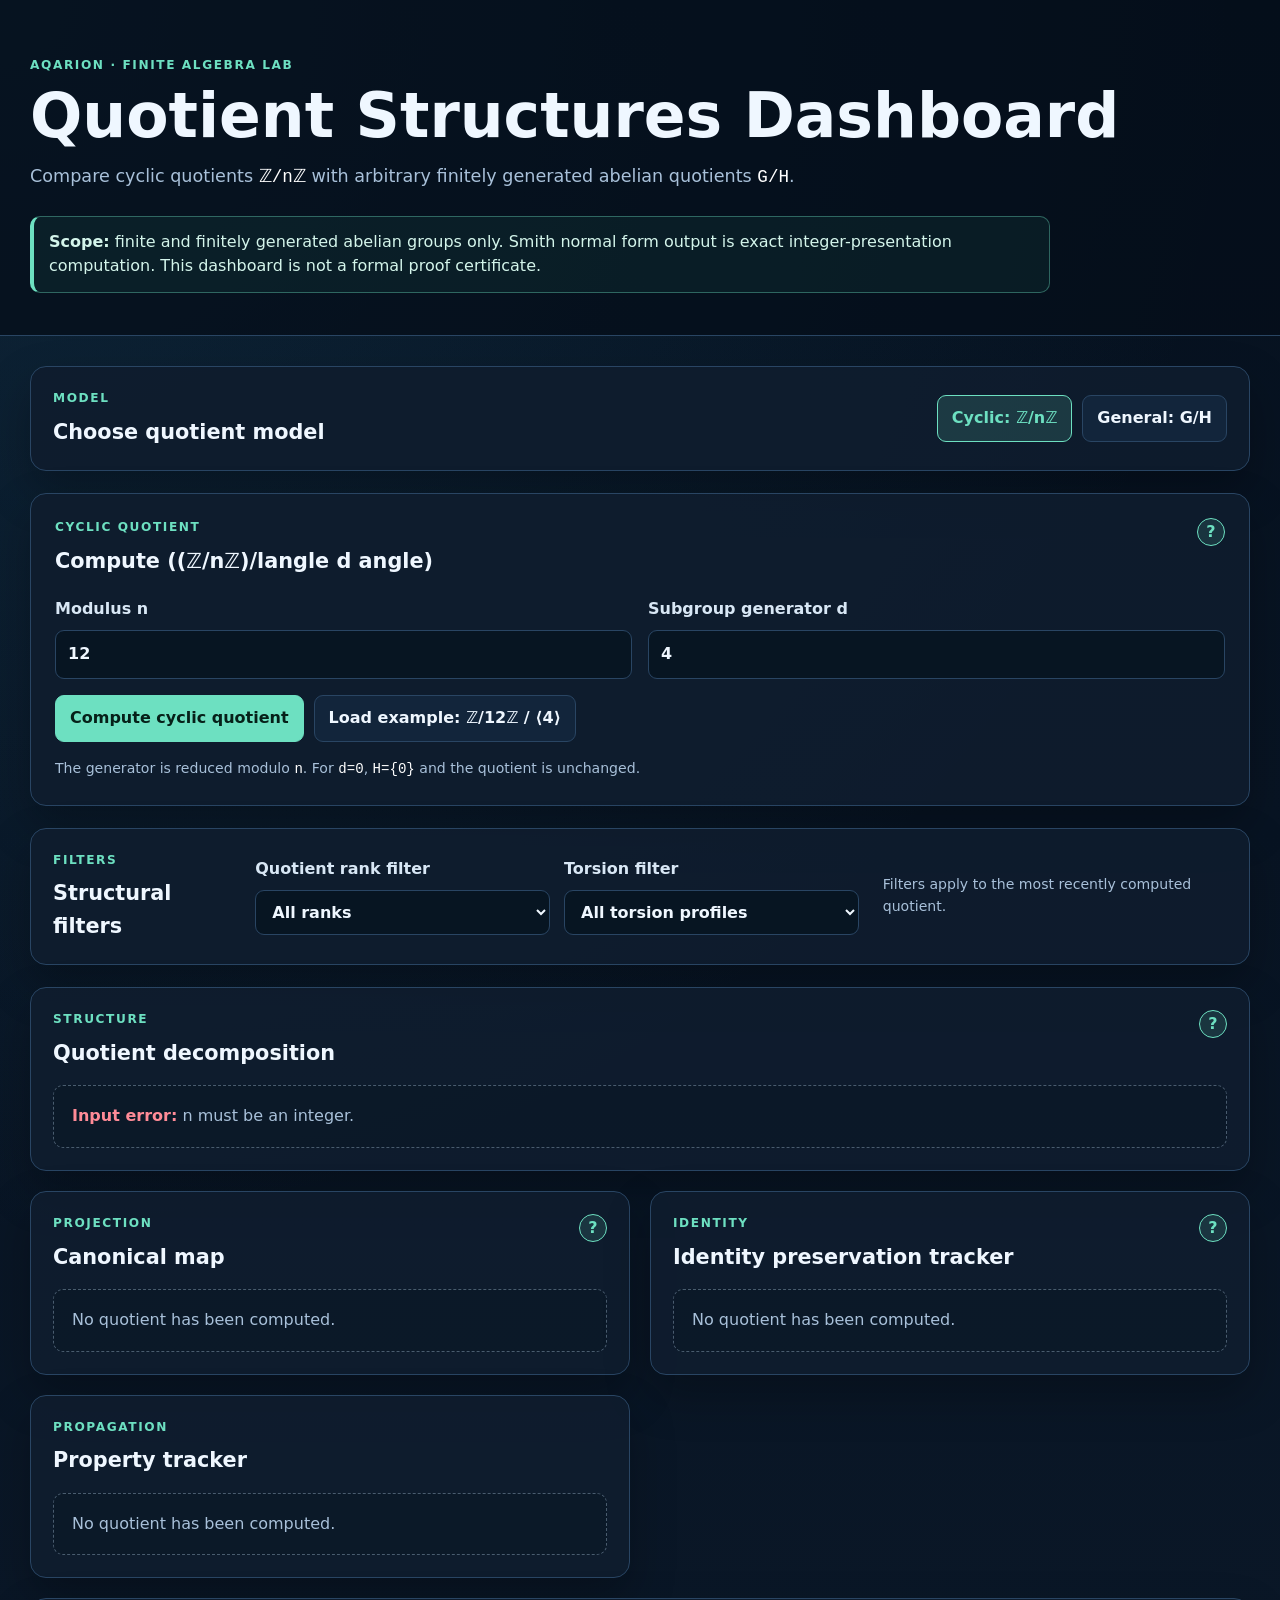
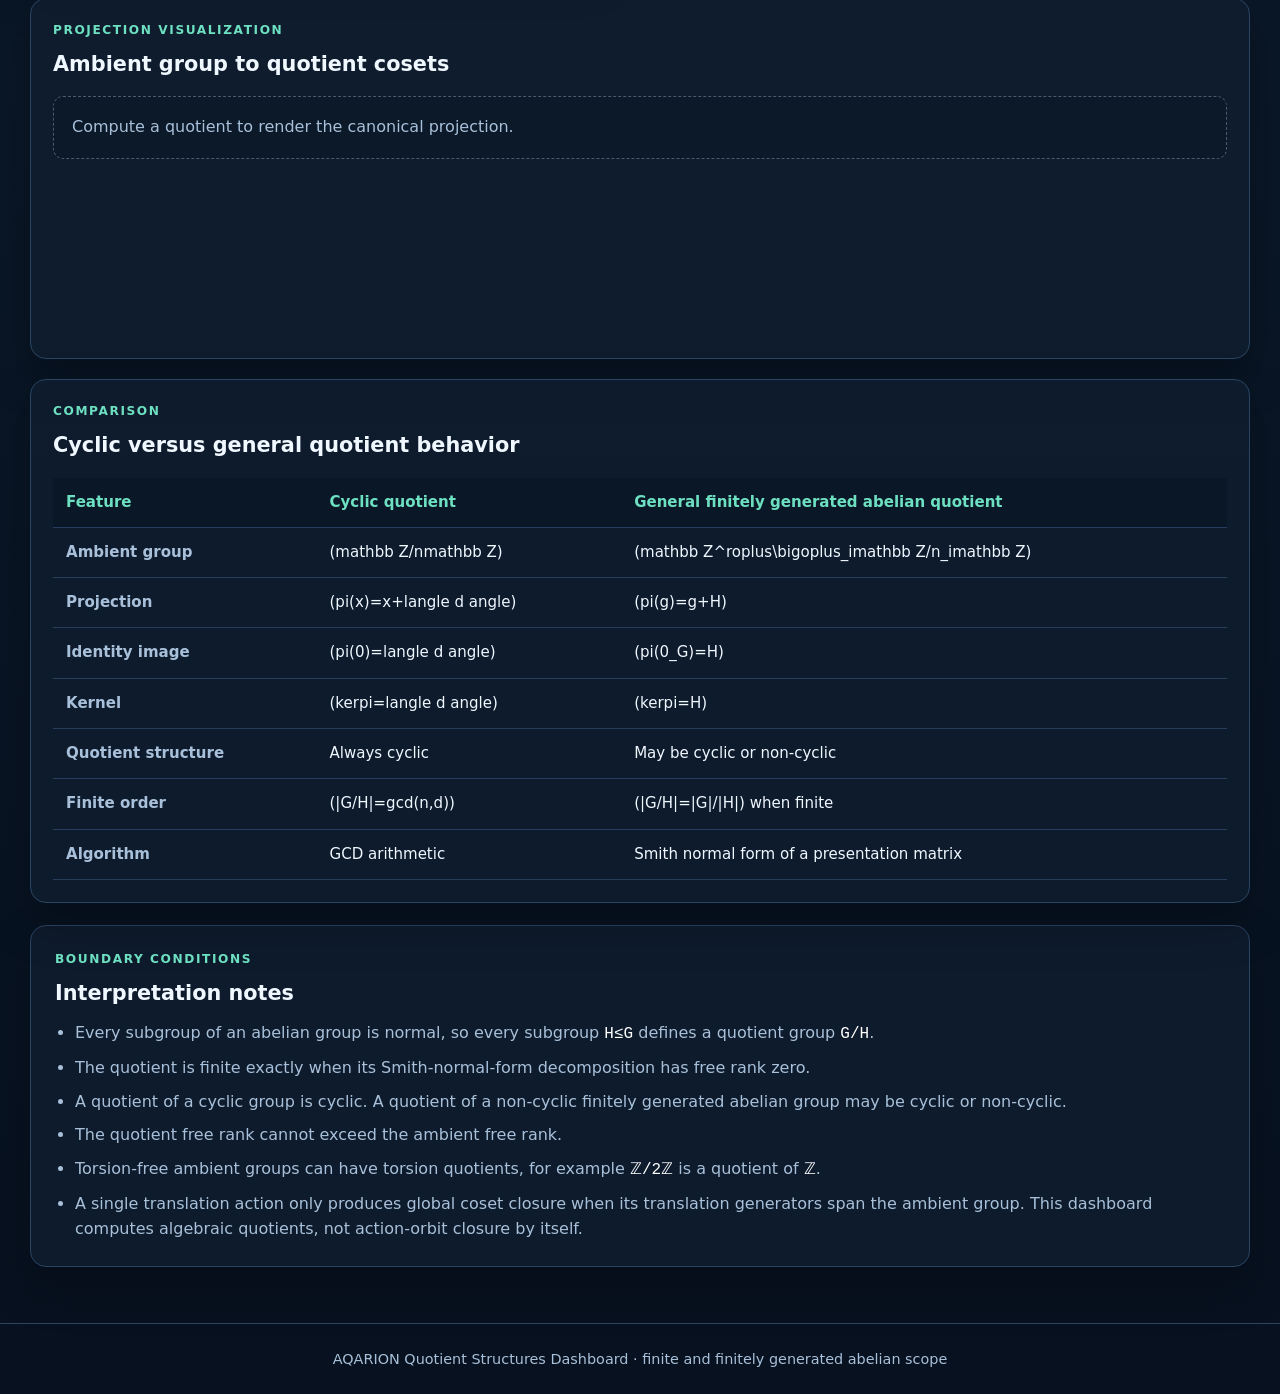
<file: DASHBOARDS/quotient-dashboard/index.html>
<!doctype html>
<html lang="en">
<head>
  <meta charset="utf-8">
  <meta
    name="viewport"
    content="width=device-width, initial-scale=1"
  >
  <meta
    name="description"
    content="AQARION interactive quotient structures dashboard for cyclic and finitely generated abelian groups."
  >
  <title>AQARION Quotient Structures Dashboard</title>
  <link rel="stylesheet" href="./styles.css">
</head>

<body>
  <header class="site-header">
    <div class="header-content">
      <p class="eyebrow">AQARION · FINITE ALGEBRA LAB</p>
      <h1>Quotient Structures Dashboard</h1>
      <p class="lead">
        Compare cyclic quotients
        <span class="math">ℤ/nℤ</span>
        with arbitrary finitely generated abelian quotients
        <span class="math">G/H</span>.
      </p>

      <div class="governance-banner">
        <strong>Scope:</strong>
        finite and finitely generated abelian groups only.
        Smith normal form output is exact integer-presentation computation.
        This dashboard is not a formal proof certificate.
      </div>
    </div>
  </header>

  <main class="dashboard-shell">
    <section class="mode-panel" aria-labelledby="mode-heading">
      <div>
        <p class="section-kicker">MODEL</p>
        <h2 id="mode-heading">Choose quotient model</h2>
      </div>

      <div class="mode-buttons" role="tablist" aria-label="Group model">
        <button
          id="cyclicModeButton"
          class="mode-button active"
          type="button"
          role="tab"
          aria-selected="true"
        >
          Cyclic: ℤ/nℤ
        </button>

        <button
          id="generalModeButton"
          class="mode-button"
          type="button"
          role="tab"
          aria-selected="false"
        >
          General: G/H
        </button>
      </div>
    </section>

    <section
      id="cyclicPanel"
      class="input-panel"
      aria-labelledby="cyclic-heading"
    >
      <div class="panel-heading">
        <div>
          <p class="section-kicker">CYCLIC QUOTIENT</p>
          <h2 id="cyclic-heading">Compute ((ℤ/nℤ)/langle d
angle)</h2>
        </div>

        <button
          class="tooltip-button"
          type="button"
          aria-label="Explain cyclic quotient behavior"
          data-tooltip="
In a cyclic group every subgroup is cyclic. If H = ⟨d⟩ inside ℤ/nℤ,
then the quotient is cyclic:

(ℤ/nℤ)/⟨d⟩ ≅ ℤ/gcd(n,d)ℤ.

The number of cosets is gcd(n,d).
"
        >
          ?
        </button>
      </div>

      <div class="form-grid two-columns">
        <label>
          Modulus n
          <input
            id="cyclicN"
            type="number"
            min="1"
            step="1"
            value="12"
          >
        </label>

        <label>
          Subgroup generator d
          <input
            id="cyclicD"
            type="number"
            min="0"
            step="1"
            value="4"
          >
        </label>
      </div>

      <div class="button-row">
        <button id="runCyclicButton" class="primary-button" type="button">
          Compute cyclic quotient
        </button>

        <button id="loadCyclicExampleButton" class="secondary-button" type="button">
          Load example: ℤ/12ℤ / ⟨4⟩
        </button>
      </div>

      <div class="inline-note">
        The generator is reduced modulo <span class="math">n</span>.
        For <span class="math">d=0</span>,
        <span class="math">H={0}</span> and the quotient is unchanged.
      </div>
    </section>

    <section
      id="generalPanel"
      class="input-panel hidden"
      aria-labelledby="general-heading"
    >
      <div class="panel-heading">
        <div>
          <p class="section-kicker">FINITELY GENERATED ABELIAN QUOTIENT</p>
          <h2 id="general-heading">Compute (G/H) by Smith normal form</h2>
        </div>

        <button
          class="tooltip-button"
          type="button"
          aria-label="Explain finitely generated abelian quotient behavior"
          data-tooltip="
Represent G as ℤ^r ⊕ ℤ/n₁ℤ ⊕ ... ⊕ ℤ/n_tℤ.

Add the torsion relations and the entered subgroup generators as columns
of an integer relation matrix. Smith normal form gives the invariant factors
of G/H.

A quotient of a finitely generated abelian group is finitely generated
abelian, but it need not be cyclic.
"
        >
          ?
        </button>
      </div>

      <div class="form-grid two-columns">
        <label>
          Free rank r
          <input
            id="freeRank"
            type="number"
            min="0"
            step="1"
            value="0"
          >
        </label>

        <label>
          Torsion invariant factors
          <input
            id="torsionInvariants"
            type="text"
            value="12,18"
            placeholder="Example: 4,12,60"
          >
          <span class="field-help">
            Enter integers greater than 1, separated by commas.
          </span>
        </label>
      </div>

      <div class="subgroup-input-header">
        <div>
          <h3>Subgroup generators for H</h3>
          <p>
            Each row is one integer coordinate vector in the displayed basis of
            <span class="math">G</span>.
          </p>
        </div>

        <button id="addGeneratorButton" class="secondary-button" type="button">
          Add generator
        </button>
      </div>

      <div class="basis-card">
        <span class="basis-label">Current coordinate basis</span>
        <code id="basisDisplay">e₁, e₂</code>
      </div>

      <div id="subgroupGeneratorRows" class="generator-table"></div>

      <div class="button-row">
        <button id="runGeneralButton" class="primary-button" type="button">
          Compute quotient G/H
        </button>

        <button id="loadGeneralExampleButton" class="secondary-button" type="button">
          Load example: ℤ/12ℤ ⊕ ℤ/18ℤ / ⟨(4,6)⟩
        </button>
      </div>

      <div class="inline-note">
        The dashboard computes the quotient presentation
        <span class="math">ℤ^q / L</span>,
        where <span class="math">L</span> includes both torsion relations
        and the entered subgroup-generator relations.
      </div>
    </section>

    <section class="filter-panel" aria-labelledby="filter-heading">
      <div>
        <p class="section-kicker">FILTERS</p>
        <h2 id="filter-heading">Structural filters</h2>
      </div>

      <div class="filter-grid">
        <label>
          Quotient rank filter
          <select id="rankFilter">
            <option value="all">All ranks</option>
            <option value="finite">Finite quotients only</option>
            <option value="positive">Positive free rank only</option>
            <option value="zero">Free rank 0 only</option>
          </select>
        </label>

        <label>
          Torsion filter
          <select id="torsionFilter">
            <option value="all">All torsion profiles</option>
            <option value="torsion-free">Torsion-free only</option>
            <option value="has-torsion">Has nontrivial torsion</option>
            <option value="cyclic">Cyclic quotient only</option>
            <option value="noncyclic">Non-cyclic quotient only</option>
          </select>
        </label>
      </div>

      <p id="filterMessage" class="filter-message">
        Filters apply to the most recently computed quotient.
      </p>
    </section>

    <section class="results-grid" aria-live="polite">
      <article class="result-card wide-card">
        <div class="card-heading">
          <div>
            <p class="section-kicker">STRUCTURE</p>
            <h2>Quotient decomposition</h2>
          </div>

          <button
            class="tooltip-button"
            type="button"
            aria-label="Explain invariant-factor decomposition"
            data-tooltip="
Every finitely generated abelian group has the form

ℤ^r ⊕ ℤ/n₁ℤ ⊕ ... ⊕ ℤ/n_tℤ,

where n₁ divides n₂ divides ... divides n_t.

Smith normal form computes these factors from an integer relation matrix.
"
          >
            ?
          </button>
        </div>

        <div id="structureResult" class="result-placeholder">
          Choose a model and compute a quotient.
        </div>
      </article>

      <article class="result-card">
        <div class="card-heading">
          <div>
            <p class="section-kicker">PROJECTION</p>
            <h2>Canonical map</h2>
          </div>

          <button
            class="tooltip-button"
            type="button"
            aria-label="Explain canonical quotient projection"
            data-tooltip="
The quotient projection is always:

π : G → G/H
π(g) = g + H.

It is surjective and has kernel H.
"
          >
            ?
          </button>
        </div>

        <div id="projectionResult" class="result-placeholder">
          No quotient has been computed.
        </div>
      </article>

      <article class="result-card">
        <div class="card-heading">
          <div>
            <p class="section-kicker">IDENTITY</p>
            <h2>Identity preservation tracker</h2>
          </div>

          <button
            class="tooltip-button"
            type="button"
            aria-label="Explain identity preservation"
            data-tooltip="
The identity element of the ambient additive group is 0_G.

Under the quotient map:

π(0_G) = H,

and H is the identity coset of G/H.
"
          >
            ?
          </button>
        </div>

        <div id="identityResult" class="result-placeholder">
          No quotient has been computed.
        </div>
      </article>

      <article class="result-card">
        <div class="card-heading">
          <div>
            <p class="section-kicker">PROPAGATION</p>
            <h2>Property tracker</h2>
          </div>
        </div>

        <div id="propertyResult" class="result-placeholder">
          No quotient has been computed.
        </div>
      </article>

      <article class="result-card wide-card">
        <div class="card-heading">
          <div>
            <p class="section-kicker">PROJECTION VISUALIZATION</p>
            <h2>Ambient group to quotient cosets</h2>
          </div>
        </div>

        <div id="projectionVisualization" class="projection-visualization">
          <div class="visualization-placeholder">
            Compute a quotient to render the canonical projection.
          </div>
        </div>
      </article>

      <article class="result-card wide-card">
        <div class="card-heading">
          <div>
            <p class="section-kicker">COMPARISON</p>
            <h2>Cyclic versus general quotient behavior</h2>
          </div>
        </div>

        <div class="comparison-table-wrapper">
          <table class="comparison-table">
            <thead>
              <tr>
                <th>Feature</th>
                <th>Cyclic quotient</th>
                <th>General finitely generated abelian quotient</th>
              </tr>
            </thead>
            <tbody>
              <tr>
                <td>Ambient group</td>
                <td>(mathbb Z/nmathbb Z)</td>
                <td>(mathbb Z^roplus\bigoplus_imathbb Z/n_imathbb Z)</td>
              </tr>
              <tr>
                <td>Projection</td>
                <td>(pi(x)=x+langle d
angle)</td>
                <td>(pi(g)=g+H)</td>
              </tr>
              <tr>
                <td>Identity image</td>
                <td>(pi(0)=langle d
angle)</td>
                <td>(pi(0_G)=H)</td>
              </tr>
              <tr>
                <td>Kernel</td>
                <td>(kerpi=langle d
angle)</td>
                <td>(kerpi=H)</td>
              </tr>
              <tr>
                <td>Quotient structure</td>
                <td>Always cyclic</td>
                <td>May be cyclic or non-cyclic</td>
              </tr>
              <tr>
                <td>Finite order</td>
                <td>(|G/H|=gcd(n,d))</td>
                <td>(|G/H|=|G|/|H|) when finite</td>
              </tr>
              <tr>
                <td>Algorithm</td>
                <td>GCD arithmetic</td>
                <td>Smith normal form of a presentation matrix</td>
              </tr>
            </tbody>
          </table>
        </div>
      </article>
    </section>

    <section class="notes-panel">
      <p class="section-kicker">BOUNDARY CONDITIONS</p>
      <h2>Interpretation notes</h2>

      <ul>
        <li>
          Every subgroup of an abelian group is normal, so every subgroup
          <span class="math">H≤G</span> defines a quotient group
          <span class="math">G/H</span>.
        </li>
        <li>
          The quotient is finite exactly when its Smith-normal-form
          decomposition has free rank zero.
        </li>
        <li>
          A quotient of a cyclic group is cyclic. A quotient of a non-cyclic
          finitely generated abelian group may be cyclic or non-cyclic.
        </li>
        <li>
          The quotient free rank cannot exceed the ambient free rank.
        </li>
        <li>
          Torsion-free ambient groups can have torsion quotients, for example
          <span class="math">ℤ/2ℤ</span> is a quotient of
          <span class="math">ℤ</span>.
        </li>
        <li>
          A single translation action only produces global coset closure when
          its translation generators span the ambient group. This dashboard
          computes algebraic quotients, not action-orbit closure by itself.
        </li>
      </ul>
    </section>
  </main>

  <div id="tooltip" class="tooltip hidden" role="tooltip"></div>

  <footer class="site-footer">
    AQARION Quotient Structures Dashboard · finite and finitely generated abelian scope
  </footer>

  <script src="./app.js"></script>
</body>
</html>
</file>
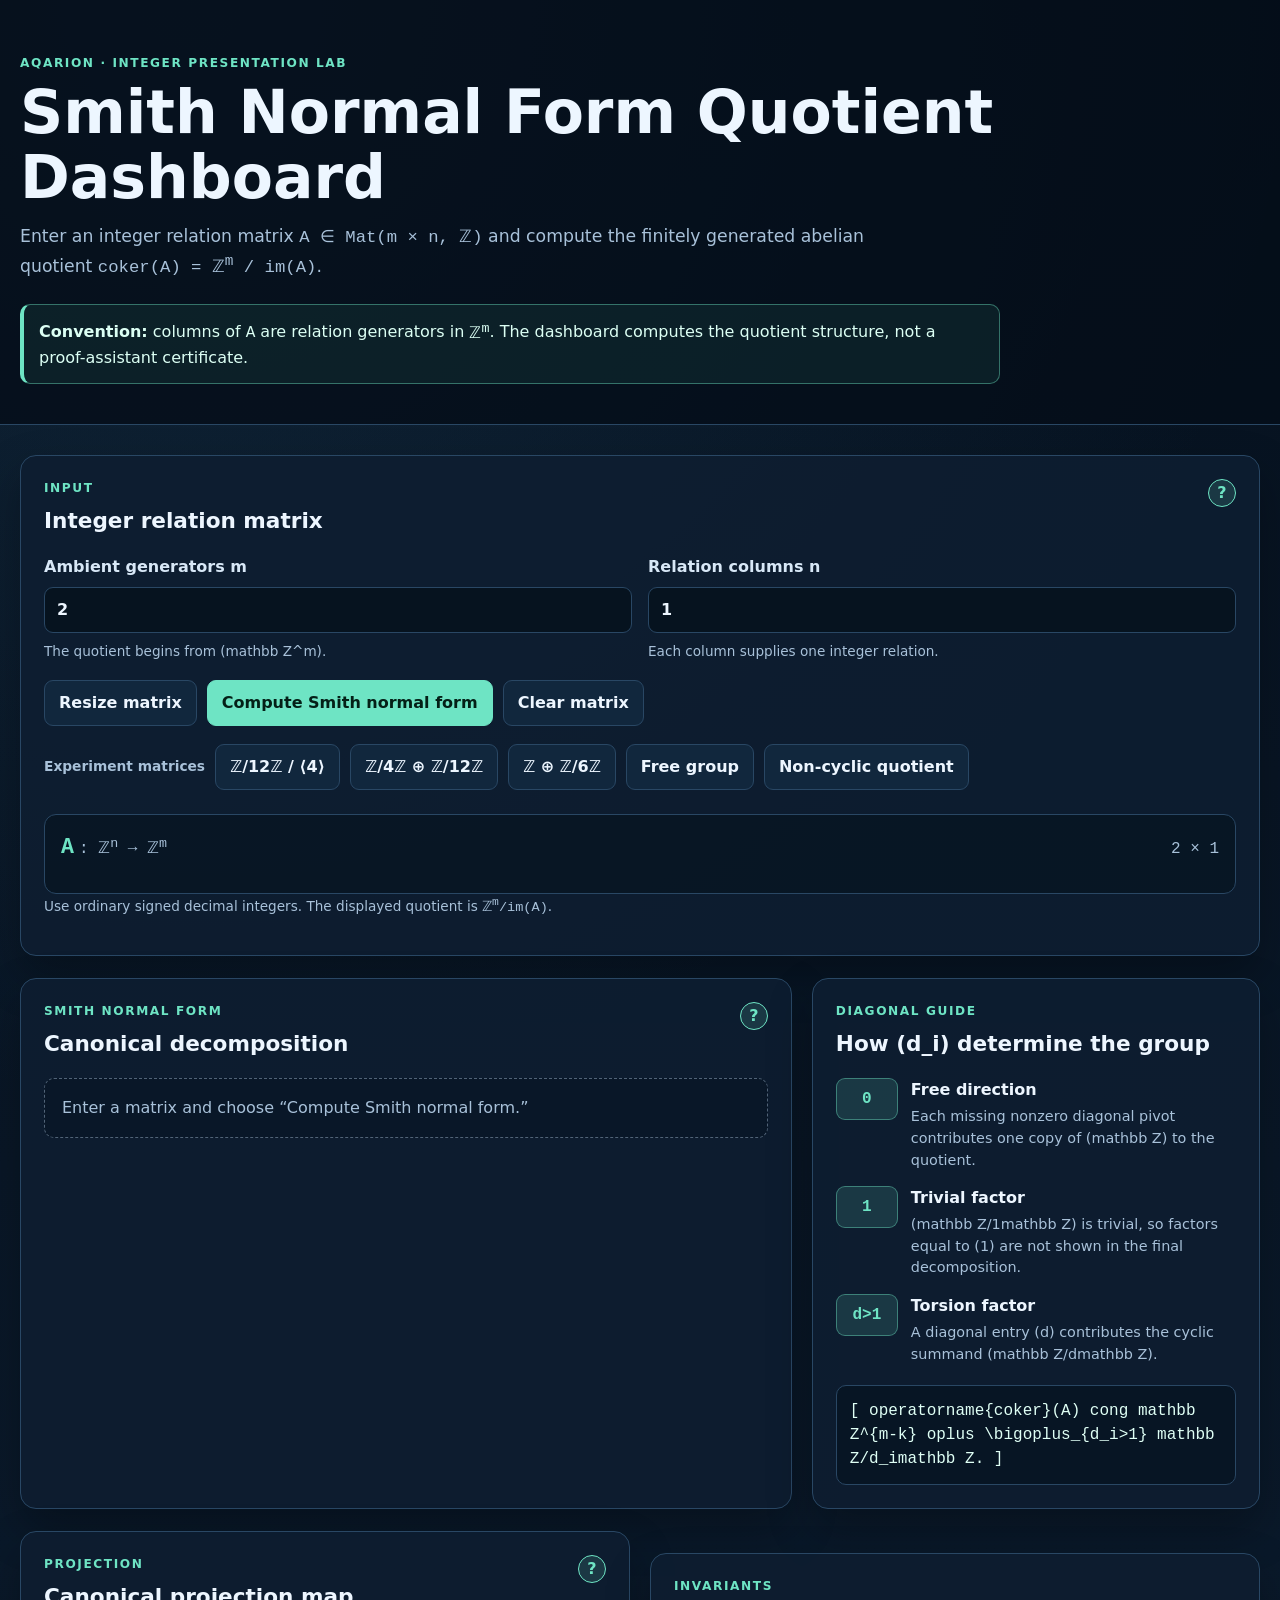
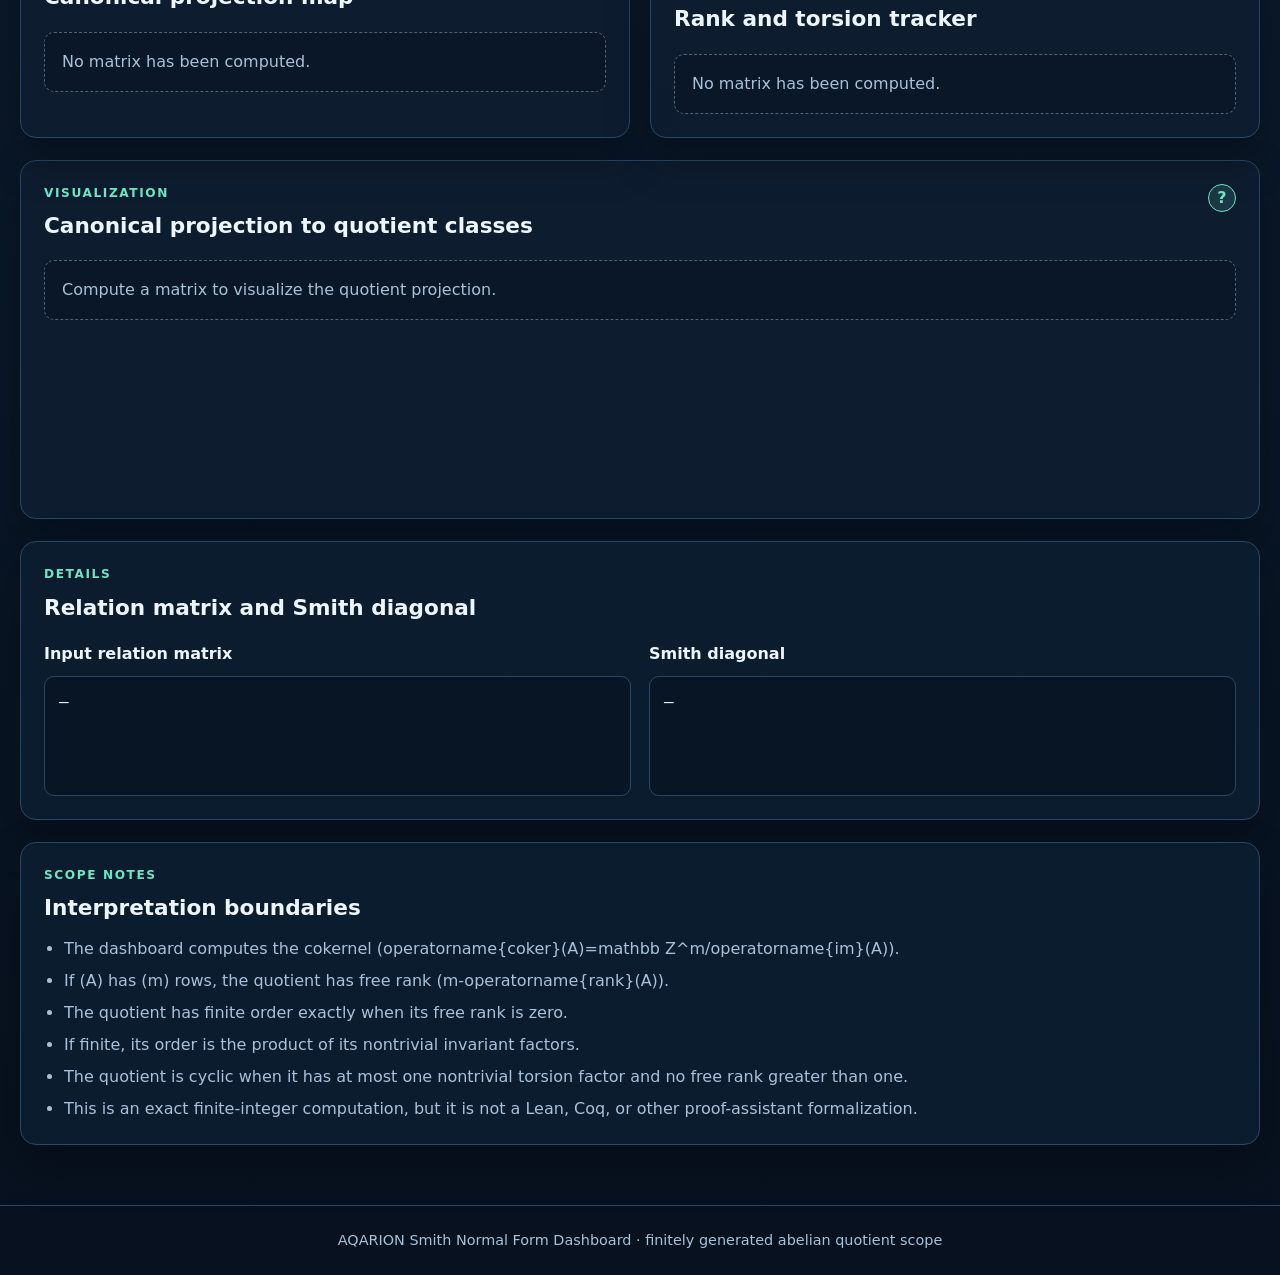
<file: DASHBOARDS/relation-matrix-dashboard/index.html>
<!doctype html>
<html lang="en">
<head>
  <meta charset="utf-8">
  <meta
    name="viewport"
    content="width=device-width, initial-scale=1"
  >
  <meta
    name="description"
    content="AQARION Smith Normal Form dashboard for finitely generated abelian quotients."
  >
  <title>AQARION Smith Normal Form Dashboard</title>
  <link rel="stylesheet" href="./styles.css">
</head>

<body>
  <header class="site-header">
    <div class="page-width">
      <p class="eyebrow">AQARION · INTEGER PRESENTATION LAB</p>
      <h1>Smith Normal Form Quotient Dashboard</h1>

      <p class="lead">
        Enter an integer relation matrix
        <span class="math">A ∈ Mat(m × n, ℤ)</span>
        and compute the finitely generated abelian quotient
        <span class="math">coker(A) = ℤ<sup>m</sup> / im(A)</span>.
      </p>

      <div class="scope-banner">
        <strong>Convention:</strong>
        columns of <span class="math">A</span> are relation generators in
        <span class="math">ℤ<sup>m</sup></span>. The dashboard computes the
        quotient structure, not a proof-assistant certificate.
      </div>
    </div>
  </header>

  <main class="page-width dashboard">
    <section class="control-card" aria-labelledby="matrix-input-title">
      <div class="section-heading">
        <div>
          <p class="eyebrow">INPUT</p>
          <h2 id="matrix-input-title">Integer relation matrix</h2>
        </div>

        <button
          class="tooltip-button"
          type="button"
          data-tooltip="Interpret A as a homomorphism A: ℤⁿ → ℤᵐ. Each column is a relation vector. The quotient group is coker(A)=ℤᵐ/im(A)."
          aria-label="Explain the relation matrix convention"
        >
          ?
        </button>
      </div>

      <div class="dimension-grid">
        <label>
          Ambient generators m
          <input
            id="rowCount"
            type="number"
            min="1"
            max="10"
            value="2"
          >
          <span class="field-help">
            The quotient begins from (mathbb Z^m).
          </span>
        </label>

        <label>
          Relation columns n
          <input
            id="columnCount"
            type="number"
            min="0"
            max="12"
            value="1"
          >
          <span class="field-help">
            Each column supplies one integer relation.
          </span>
        </label>
      </div>

      <div class="button-row">
        <button id="resizeMatrixButton" class="secondary-button" type="button">
          Resize matrix
        </button>

        <button id="computeButton" class="primary-button" type="button">
          Compute Smith normal form
        </button>

        <button id="clearMatrixButton" class="secondary-button" type="button">
          Clear matrix
        </button>
      </div>

      <div class="preset-row">
        <span class="preset-label">Experiment matrices</span>

        <button
          class="preset-button"
          type="button"
          data-preset="cyclic"
        >
          ℤ/12ℤ / ⟨4⟩
        </button>

        <button
          class="preset-button"
          type="button"
          data-preset="diagonal"
        >
          ℤ/4ℤ ⊕ ℤ/12ℤ
        </button>

        <button
          class="preset-button"
          type="button"
          data-preset="freeTorsion"
        >
          ℤ ⊕ ℤ/6ℤ
        </button>

        <button
          class="preset-button"
          type="button"
          data-preset="zero"
        >
          Free group
        </button>

        <button
          class="preset-button"
          type="button"
          data-preset="nonCyclic"
        >
          Non-cyclic quotient
        </button>
      </div>

      <div class="matrix-workspace">
        <div class="matrix-label-row">
          <div>
            <span class="matrix-label">A</span>
            <span class="matrix-type">: ℤ<sup>n</sup> → ℤ<sup>m</sup></span>
          </div>

          <div id="matrixShape" class="matrix-shape">2 × 1</div>
        </div>

        <div id="matrixEditor" class="matrix-editor" aria-label="Integer relation matrix"></div>
      </div>

      <p class="input-note">
        Use ordinary signed decimal integers. The displayed quotient is
        <span class="math">ℤ<sup>m</sup>/im(A)</span>.
      </p>
    </section>

    <section class="results-layout">
      <article class="result-card main-result">
        <div class="section-heading">
          <div>
            <p class="eyebrow">SMITH NORMAL FORM</p>
            <h2>Canonical decomposition</h2>
          </div>

          <button
            class="tooltip-button"
            type="button"
            data-tooltip="If UAV=D=diag(d₁,…,dₖ,0,…,0) with dᵢ dividing dᵢ₊₁, then coker(A) ≅ ℤ^(m-k) ⊕ ⨁ᵢ ℤ/dᵢℤ. Factors dᵢ=1 are trivial and omitted."
            aria-label="Explain Smith normal form decomposition"
          >
            ?
          </button>
        </div>

        <div id="decompositionResult" class="empty-result">
          Enter a matrix and choose “Compute Smith normal form.”
        </div>
      </article>

      <aside class="explanation-card">
        <p class="eyebrow">DIAGONAL GUIDE</p>
        <h2>How (d_i) determine the group</h2>

        <div class="diagonal-guide">
          <div class="guide-item">
            <span class="guide-symbol">0</span>
            <div>
              <strong>Free direction</strong>
              <p>
                Each missing nonzero diagonal pivot contributes one copy of
                (mathbb Z) to the quotient.
              </p>
            </div>
          </div>

          <div class="guide-item">
            <span class="guide-symbol">1</span>
            <div>
              <strong>Trivial factor</strong>
              <p>
                (mathbb Z/1mathbb Z) is trivial, so factors equal to
                (1) are not shown in the final decomposition.
              </p>
            </div>
          </div>

          <div class="guide-item">
            <span class="guide-symbol">d&gt;1</span>
            <div>
              <strong>Torsion factor</strong>
              <p>
                A diagonal entry (d) contributes the cyclic summand
                (mathbb Z/dmathbb Z).
              </p>
            </div>
          </div>
        </div>

        <div class="formula-box">
          <div class="math-block">
            [
            operatorname{coker}(A)
            cong
            mathbb Z^{m-k}
            oplus
            \bigoplus_{d_i>1}
            mathbb Z/d_imathbb Z.
            ]
          </div>
        </div>
      </aside>
    </section>

    <section class="results-layout secondary-layout">
      <article class="result-card">
        <div class="section-heading">
          <div>
            <p class="eyebrow">PROJECTION</p>
            <h2>Canonical projection map</h2>
          </div>

          <button
            class="tooltip-button"
            type="button"
            data-tooltip="The canonical projection sends a vector x in ℤᵐ to its coset x+im(A). It is surjective. Its kernel is im(A)."
            aria-label="Explain canonical projection"
          >
            ?
          </button>
        </div>

        <div id="projectionResult" class="empty-result">
          No matrix has been computed.
        </div>
      </article>

      <article class="result-card">
        <div class="section-heading">
          <div>
            <p class="eyebrow">INVARIANTS</p>
            <h2>Rank and torsion tracker</h2>
          </div>
        </div>

        <div id="invariantResult" class="empty-result">
          No matrix has been computed.
        </div>
      </article>
    </section>

    <section class="result-card visualization-card">
      <div class="section-heading">
        <div>
          <p class="eyebrow">VISUALIZATION</p>
          <h2>Canonical projection to quotient classes</h2>
        </div>

        <button
          class="tooltip-button"
          type="button"
          data-tooltip="The left side is the ambient lattice ℤᵐ. The relation columns generate im(A), whose vectors become zero in the quotient. The projection identifies lattice points differing by an element of im(A)."
          aria-label="Explain the projection visualization"
        >
          ?
        </button>
      </div>

      <div id="projectionVisualization" class="projection-visualization">
        <div class="empty-result">
          Compute a matrix to visualize the quotient projection.
        </div>
      </div>
    </section>

    <section class="result-card">
      <div class="section-heading">
        <div>
          <p class="eyebrow">DETAILS</p>
          <h2>Relation matrix and Smith diagonal</h2>
        </div>
      </div>

      <div class="detail-grid">
        <div>
          <h3>Input relation matrix</h3>
          <pre id="relationMatrixDisplay" class="matrix-display">—</pre>
        </div>

        <div>
          <h3>Smith diagonal</h3>
          <pre id="smithMatrixDisplay" class="matrix-display">—</pre>
        </div>
      </div>
    </section>

    <section class="notes-card">
      <p class="eyebrow">SCOPE NOTES</p>
      <h2>Interpretation boundaries</h2>

      <ul>
        <li>
          The dashboard computes the cokernel
          (operatorname{coker}(A)=mathbb Z^m/operatorname{im}(A)).
        </li>
        <li>
          If (A) has (m) rows, the quotient has free rank
          (m-operatorname{rank}(A)).
        </li>
        <li>
          The quotient has finite order exactly when its free rank is zero.
        </li>
        <li>
          If finite, its order is the product of its nontrivial invariant
          factors.
        </li>
        <li>
          The quotient is cyclic when it has at most one nontrivial torsion
          factor and no free rank greater than one.
        </li>
        <li>
          This is an exact finite-integer computation, but it is not a Lean,
          Coq, or other proof-assistant formalization.
        </li>
      </ul>
    </section>
  </main>

  <div id="tooltip" class="tooltip hidden" role="tooltip"></div>

  <footer class="site-footer">
    AQARION Smith Normal Form Dashboard · finitely generated abelian quotient scope
  </footer>

  <script src="./app.js"></script>
</body>
  </html>
</file>
<file: DASHBOARDS/quotient-dashboard/styles.css>
:root {
  --background: #07111f;
  --surface: #0e1c2e;
  --surface-alt: #12253b;
  --surface-muted: #172d46;
  --border: #294563;
  --text: #eff7ff;
  --muted: #a8c0d9;
  --accent: #6de0c1;
  --accent-dark: #1f9f88;
  --warning: #ffca75;
  --danger: #ff8b97;
  --success: #86e8aa;
  --shadow: 0 20px 45px rgba(0, 0, 0, 0.25);
  --radius: 16px;
  --mono: "SFMono-Regular", Consolas, "Liberation Mono", monospace;
  --sans: Inter, ui-sans-serif, system-ui, -apple-system, BlinkMacSystemFont,
    "Segoe UI", sans-serif;
}

* {
  box-sizing: border-box;
}

body {
  margin: 0;
  background:
    radial-gradient(circle at top left, rgba(42, 117, 156, 0.2), transparent 38%),
    linear-gradient(180deg, #06111f 0%, #0a1727 55%, #07111f 100%);
  color: var(--text);
  font-family: var(--sans);
  line-height: 1.55;
}

button,
input,
select {
  font: inherit;
}

button {
  cursor: pointer;
}

.site-header {
  border-bottom: 1px solid var(--border);
  background: rgba(5, 14, 25, 0.76);
}

.header-content,
.dashboard-shell {
  width: min(1220px, calc(100% - 32px));
  margin: 0 auto;
}

.header-content {
  padding: 56px 0 42px;
}

.eyebrow,
.section-kicker {
  margin: 0 0 8px;
  color: var(--accent);
  font-size: 0.76rem;
  font-weight: 800;
  letter-spacing: 0.13em;
  text-transform: uppercase;
}

h1,
h2,
h3,
p {
  margin-top: 0;
}

h1 {
  margin-bottom: 14px;
  font-size: clamp(2rem, 5vw, 3.85rem);
  line-height: 1.08;
}

h2 {
  margin-bottom: 0;
  font-size: 1.3rem;
}

h3 {
  margin-bottom: 6px;
  font-size: 1.05rem;
}

.lead {
  max-width: 820px;
  margin-bottom: 24px;
  color: var(--muted);
  font-size: 1.1rem;
}

.math {
  color: #ffffff;
  font-family: var(--mono);
}

.governance-banner {
  border: 1px solid rgba(109, 224, 193, 0.38);
  border-left: 4px solid var(--accent);
  border-radius: 10px;
  max-width: 1020px;
  padding: 13px 15px;
  background: rgba(36, 111, 98, 0.15);
  color: #d4f5eb;
}

.dashboard-shell {
  padding: 30px 0 56px;
}

.mode-panel,
.input-panel,
.filter-panel,
.result-card,
.notes-panel {
  border: 1px solid var(--border);
  border-radius: var(--radius);
  background: rgba(14, 28, 46, 0.93);
  box-shadow: var(--shadow);
}

.mode-panel,
.filter-panel {
  display: flex;
  gap: 24px;
  align-items: center;
  justify-content: space-between;
  padding: 22px;
  margin-bottom: 22px;
}

.mode-buttons,
.button-row {
  display: flex;
  gap: 10px;
  flex-wrap: wrap;
}

.mode-button,
.primary-button,
.secondary-button,
.remove-generator-button {
  border-radius: 9px;
  padding: 10px 14px;
  font-weight: 750;
  transition: transform 120ms ease, background 120ms ease, border 120ms ease;
}

.mode-button,
.secondary-button,
.remove-generator-button {
  border: 1px solid var(--border);
  background: var(--surface-alt);
  color: var(--text);
}

.mode-button:hover,
.secondary-button:hover,
.remove-generator-button:hover {
  border-color: var(--accent);
  transform: translateY(-1px);
}

.mode-button.active {
  border-color: var(--accent);
  background: rgba(109, 224, 193, 0.15);
  color: var(--accent);
}

.primary-button {
  border: 1px solid var(--accent);
  background: var(--accent);
  color: #062019;
}

.primary-button:hover {
  transform: translateY(-1px);
  background: #91f0d5;
}

.input-panel {
  padding: 24px;
  margin-bottom: 22px;
}

.panel-heading,
.card-heading,
.subgroup-input-header {
  display: flex;
  gap: 16px;
  justify-content: space-between;
  align-items: flex-start;
}

.panel-heading {
  margin-bottom: 20px;
}

.form-grid {
  display: grid;
  gap: 16px;
  margin-bottom: 16px;
}

.two-columns {
  grid-template-columns: repeat(2, minmax(0, 1fr));
}

label {
  display: grid;
  gap: 8px;
  color: #d8e7f5;
  font-weight: 700;
}

input,
select {
  width: 100%;
  border: 1px solid var(--border);
  border-radius: 9px;
  padding: 11px 12px;
  outline: none;
  background: #071522;
  color: var(--text);
}

input:focus,
select:focus {
  border-color: var(--accent);
  box-shadow: 0 0 0 3px rgba(109, 224, 193, 0.12);
}

.field-help,
.inline-note,
.filter-message {
  color: var(--muted);
  font-size: 0.88rem;
  font-weight: 500;
}

.inline-note {
  margin-top: 16px;
}

.subgroup-input-header {
  margin-top: 24px;
  margin-bottom: 12px;
}

.subgroup-input-header p {
  margin-bottom: 0;
  color: var(--muted);
}

.basis-card {
  display: flex;
  gap: 12px;
  align-items: baseline;
  border: 1px solid var(--border);
  border-radius: 10px;
  padding: 11px 13px;
  margin-bottom: 14px;
  background: rgba(7, 21, 34, 0.62);
}

.basis-label {
  color: var(--muted);
  font-size: 0.85rem;
}

.basis-card code {
  color: var(--accent);
  font-family: var(--mono);
}

.generator-table {
  display: grid;
  gap: 12px;
}

.generator-row {
  display: grid;
  gap: 10px;
  grid-template-columns: auto minmax(0, 1fr) auto;
  align-items: center;
  border: 1px solid var(--border);
  border-radius: 10px;
  padding: 12px;
  background: rgba(7, 21, 34, 0.54);
}

.generator-label {
  color: var(--accent);
  font-family: var(--mono);
  font-weight: 800;
}

.coordinate-inputs {
  display: grid;
  grid-template-columns: repeat(auto-fit, minmax(80px, 1fr));
  gap: 8px;
}

.coordinate-inputs input {
  min-width: 0;
  font-family: var(--mono);
}

.remove-generator-button {
  color: #ffd5d9;
  border-color: rgba(255, 139, 151, 0.4);
}

.filter-grid {
  display: grid;
  width: min(660px, 100%);
  gap: 14px;
  grid-template-columns: repeat(2, minmax(0, 1fr));
}

.filter-message {
  margin: 0;
}

.results-grid {
  display: grid;
  gap: 20px;
  grid-template-columns: repeat(2, minmax(0, 1fr));
  margin-top: 22px;
}

.result-card {
  padding: 22px;
  overflow: hidden;
}

.wide-card {
  grid-column: 1 / -1;
}

.card-heading {
  margin-bottom: 16px;
}

.result-placeholder,
.visualization-placeholder {
  border: 1px dashed rgba(168, 192, 217, 0.4);
  border-radius: 10px;
  padding: 18px;
  color: var(--muted);
  background: rgba(7, 21, 34, 0.35);
}

.structure-display {
  display: grid;
  gap: 16px;
}

.structure-main {
  color: var(--accent);
  font-family: var(--mono);
  font-size: clamp(1.1rem, 3vw, 1.7rem);
  font-weight: 800;
  overflow-wrap: anywhere;
}

.result-list {
  display: grid;
  gap: 9px;
  margin: 0;
  padding: 0;
  list-style: none;
}

.result-list li {
  display: grid;
  grid-template-columns: minmax(150px, 0.8fr) minmax(0, 1.2fr);
  gap: 14px;
  padding-bottom: 9px;
  border-bottom: 1px solid rgba(41, 69, 99, 0.7);
}

.result-list li:last-child {
  border-bottom: 0;
  padding-bottom: 0;
}

.result-key {
  color: var(--muted);
}

.result-value {
  color: var(--text);
  font-family: var(--mono);
  overflow-wrap: anywhere;
}

.status-pass {
  color: var(--success);
  font-weight: 800;
}

.status-warning {
  color: var(--warning);
  font-weight: 800;
}

.status-fail {
  color: var(--danger);
  font-weight: 800;
}

.projection-visualization {
  min-height: 240px;
}

.projection-flow {
  display: grid;
  align-items: center;
  grid-template-columns: minmax(0, 1fr) auto minmax(0, 1fr);
  gap: 18px;
}

.group-visual-box {
  min-width: 0;
  border: 1px solid var(--border);
  border-radius: 12px;
  padding: 16px;
  background: rgba(7, 21, 34, 0.58);
}

.group-visual-box h3 {
  color: var(--accent);
}

.group-visual-box p {
  color: var(--muted);
}

.projection-arrow {
  color: var(--accent);
  font-size: 2.4rem;
  font-weight: 900;
}

.coset-grid {
  display: flex;
  gap: 8px;
  flex-wrap: wrap;
}

.coset-chip {
  border: 1px solid rgba(109, 224, 193, 0.45);
  border-radius: 999px;
  padding: 7px 10px;
  background: rgba(109, 224, 193, 0.1);
  color: #d8fff4;
  font-family: var(--mono);
  font-size: 0.84rem;
}

.coset-chip.more {
  border-color: rgba(255, 202, 117, 0.45);
  background: rgba(255, 202, 117, 0.1);
  color: #ffdda2;
}

.comparison-table-wrapper {
  overflow-x: auto;
}

.comparison-table {
  width: 100%;
  min-width: 720px;
  border-collapse: collapse;
  font-size: 0.94rem;
}

.comparison-table th,
.comparison-table td {
  padding: 13px;
  border-bottom: 1px solid rgba(41, 69, 99, 0.85);
  text-align: left;
  vertical-align: top;
}

.comparison-table th {
  color: var(--accent);
  background: rgba(7, 21, 34, 0.62);
}

.comparison-table td:first-child {
  color: var(--muted);
  font-weight: 750;
}

.notes-panel {
  padding: 24px;
  margin-top: 22px;
}

.notes-panel ul {
  margin: 12px 0 0;
  padding-left: 20px;
  color: var(--muted);
}

.notes-panel li + li {
  margin-top: 9px;
}

.tooltip-button {
  display: inline-grid;
  place-items: center;
  width: 28px;
  height: 28px;
  flex: 0 0 auto;
  border: 1px solid var(--accent);
  border-radius: 50%;
  background: rgba(109, 224, 193, 0.13);
  color: var(--accent);
  font-weight: 900;
}

.tooltip {
  position: fixed;
  z-index: 10;
  width: min(320px, calc(100vw - 28px));
  border: 1px solid rgba(109, 224, 193, 0.52);
  border-radius: 10px;
  padding: 12px;
  background: #061522;
  box-shadow: var(--shadow);
  color: #d9f9ef;
  font-size: 0.86rem;
  white-space: pre-line;
  pointer-events: none;
}

.hidden {
  display: none !important;
}

.site-footer {
  border-top: 1px solid var(--border);
  padding: 24px 16px;
  color: var(--muted);
  text-align: center;
  font-size: 0.9rem;
}

@media (max-width: 800px) {
  .mode-panel,
  .filter-panel,
  .projection-flow {
    grid-template-columns: 1fr;
    display: grid;
  }

  .two-columns,
  .filter-grid,
  .results-grid {
    grid-template-columns: 1fr;
  }

  .wide-card {
    grid-column: auto;
  }

  .projection-arrow {
    text-align: center;
    transform: rotate(90deg);
  }

  .generator-row {
    grid-template-columns: 1fr;
  }

  .remove-generator-button {
    width: 100%;
  }

  .result-list li {
    grid-template-columns: 1fr;
    gap: 4px;
  }
  }
</file>
<file: DASHBOARDS/relation-matrix-dashboard/styles.css>
:root {
  --bg: #07111f;
  --surface: #0d1d30;
  --surface-alt: #11273d;
  --surface-deep: #06131f;
  --border: #294764;
  --text: #edf6ff;
  --muted: #a8c1d9;
  --accent: #6ee4c4;
  --accent-soft: rgba(110, 228, 196, 0.14);
  --warning: #ffd27a;
  --danger: #ff90a0;
  --success: #8ce9ae;
  --shadow: 0 20px 45px rgba(0, 0, 0, 0.28);
  --radius: 16px;
  --mono: "SFMono-Regular", Consolas, "Liberation Mono", monospace;
  --sans: Inter, ui-sans-serif, system-ui, -apple-system, BlinkMacSystemFont,
    "Segoe UI", sans-serif;
}

* {
  box-sizing: border-box;
}

body {
  margin: 0;
  background:
    radial-gradient(circle at 15% 0%, rgba(56, 118, 160, 0.2), transparent 36%),
    linear-gradient(180deg, #06111e 0%, #0a192a 54%, #07111f 100%);
  color: var(--text);
  font-family: var(--sans);
  line-height: 1.5;
}

button,
input {
  font: inherit;
}

button {
  cursor: pointer;
}

.page-width {
  width: min(1240px, calc(100% - 32px));
  margin: 0 auto;
}

.site-header {
  border-bottom: 1px solid var(--border);
  background: rgba(4, 13, 24, 0.8);
}

.site-header .page-width {
  padding: 54px 0 40px;
}

.eyebrow {
  margin: 0 0 8px;
  color: var(--accent);
  font-size: 0.76rem;
  font-weight: 850;
  letter-spacing: 0.13em;
  text-transform: uppercase;
}

h1,
h2,
h3,
p {
  margin-top: 0;
}

h1 {
  margin-bottom: 14px;
  font-size: clamp(2rem, 5vw, 3.75rem);
  line-height: 1.08;
}

h2 {
  margin-bottom: 0;
  font-size: 1.35rem;
}

h3 {
  margin-bottom: 10px;
  font-size: 1rem;
}

.lead {
  max-width: 850px;
  margin-bottom: 24px;
  color: var(--muted);
  font-size: 1.08rem;
}

.math,
.matrix-label,
.matrix-display,
.result-value {
  font-family: var(--mono);
}

.scope-banner {
  max-width: 980px;
  border: 1px solid rgba(110, 228, 196, 0.42);
  border-left: 4px solid var(--accent);
  border-radius: 10px;
  padding: 13px 15px;
  background: rgba(50, 135, 113, 0.14);
  color: #dcfff4;
}

.dashboard {
  padding: 30px 0 60px;
}

.control-card,
.result-card,
.explanation-card,
.notes-card {
  border: 1px solid var(--border);
  border-radius: var(--radius);
  background: rgba(13, 29, 48, 0.94);
  box-shadow: var(--shadow);
}

.control-card,
.result-card,
.explanation-card,
.notes-card {
  padding: 23px;
}

.section-heading {
  display: flex;
  gap: 16px;
  align-items: flex-start;
  justify-content: space-between;
  margin-bottom: 18px;
}

.dimension-grid {
  display: grid;
  gap: 16px;
  grid-template-columns: repeat(2, minmax(0, 1fr));
}

label {
  display: grid;
  gap: 8px;
  color: #d8e8f7;
  font-weight: 750;
}

input {
  width: 100%;
  border: 1px solid var(--border);
  border-radius: 9px;
  padding: 10px 12px;
  outline: none;
  background: var(--surface-deep);
  color: var(--text);
}

input:focus {
  border-color: var(--accent);
  box-shadow: 0 0 0 3px rgba(110, 228, 196, 0.12);
}

.field-help,
.input-note {
  color: var(--muted);
  font-size: 0.85rem;
  font-weight: 500;
}

.button-row,
.preset-row {
  display: flex;
  gap: 10px;
  flex-wrap: wrap;
  margin-top: 18px;
}

.primary-button,
.secondary-button,
.preset-button {
  border-radius: 9px;
  padding: 10px 14px;
  font-weight: 780;
  transition: transform 120ms ease, border 120ms ease, background 120ms ease;
}

.primary-button {
  border: 1px solid var(--accent);
  background: var(--accent);
  color: #042017;
}

.primary-button:hover {
  background: #95f2d8;
  transform: translateY(-1px);
}

.secondary-button,
.preset-button {
  border: 1px solid var(--border);
  background: var(--surface-alt);
  color: var(--text);
}

.secondary-button:hover,
.preset-button:hover {
  border-color: var(--accent);
  transform: translateY(-1px);
}

.preset-label {
  align-self: center;
  color: var(--muted);
  font-size: 0.86rem;
  font-weight: 700;
}

.matrix-workspace {
  margin-top: 24px;
  border: 1px solid var(--border);
  border-radius: 12px;
  padding: 16px;
  overflow-x: auto;
  background: rgba(5, 17, 29, 0.55);
}

.matrix-label-row {
  display: flex;
  align-items: baseline;
  justify-content: space-between;
  gap: 16px;
  margin-bottom: 14px;
}

.matrix-label {
  color: var(--accent);
  font-size: 1.35rem;
  font-weight: 900;
}

.matrix-type,
.matrix-shape {
  color: var(--muted);
  font-family: var(--mono);
}

.matrix-editor {
  display: grid;
  width: max-content;
  min-width: 100%;
  gap: 8px;
  grid-template-columns: repeat(var(--matrix-columns), minmax(78px, 1fr));
}

.matrix-entry {
  min-width: 78px;
  text-align: center;
  font-family: var(--mono);
}

.results-layout {
  display: grid;
  gap: 20px;
  grid-template-columns: minmax(0, 1.55fr) minmax(290px, 0.9fr);
  margin-top: 22px;
}

.secondary-layout {
  grid-template-columns: repeat(2, minmax(0, 1fr));
}

.main-result {
  min-height: 270px;
}

.empty-result {
  border: 1px dashed rgba(168, 193, 217, 0.45);
  border-radius: 10px;
  padding: 17px;
  color: var(--muted);
  background: rgba(6, 19, 31, 0.4);
}

.decomposition-display {
  display: grid;
  gap: 16px;
}

.structure-main {
  color: var(--accent);
  font-family: var(--mono);
  font-size: clamp(1.2rem, 3vw, 1.8rem);
  font-weight: 850;
  overflow-wrap: anywhere;
}

.result-list {
  display: grid;
  gap: 8px;
  margin: 0;
  padding: 0;
  list-style: none;
}

.result-list li {
  display: grid;
  grid-template-columns: minmax(140px, 0.75fr) minmax(0, 1.25fr);
  gap: 14px;
  border-bottom: 1px solid rgba(41, 71, 100, 0.75);
  padding-bottom: 8px;
}

.result-list li:last-child {
  border-bottom: 0;
  padding-bottom: 0;
}

.result-key {
  color: var(--muted);
}

.result-value {
  color: var(--text);
  overflow-wrap: anywhere;
}

.explanation-card {
  min-height: 270px;
}

.diagonal-guide {
  display: grid;
  gap: 15px;
  margin-top: 18px;
}

.guide-item {
  display: grid;
  grid-template-columns: 62px 1fr;
  gap: 13px;
  align-items: start;
}

.guide-symbol {
  display: grid;
  place-items: center;
  height: 42px;
  border: 1px solid rgba(110, 228, 196, 0.42);
  border-radius: 9px;
  background: var(--accent-soft);
  color: var(--accent);
  font-family: var(--mono);
  font-weight: 850;
}

.guide-item p {
  margin: 4px 0 0;
  color: var(--muted);
  font-size: 0.9rem;
}

.formula-box {
  border: 1px solid var(--border);
  border-radius: 10px;
  padding: 13px;
  margin-top: 20px;
  background: rgba(5, 17, 29, 0.58);
}

.math-block {
  color: #dffff5;
  font-family: var(--mono);
  overflow-wrap: anywhere;
}

.visualization-card,
.notes-card,
.result-card + .result-card {
  margin-top: 22px;
}

.projection-visualization {
  min-height: 235px;
}

.projection-flow {
  display: grid;
  align-items: center;
  gap: 18px;
  grid-template-columns: minmax(0, 1fr) auto minmax(0, 1fr);
}

.visual-box {
  min-width: 0;
  border: 1px solid var(--border);
  border-radius: 11px;
  padding: 16px;
  background: rgba(5, 17, 29, 0.58);
}

.visual-box h3 {
  color: var(--accent);
}

.visual-box p {
  color: var(--muted);
}

.projection-arrow {
  color: var(--accent);
  font-size: 2.4rem;
  font-weight: 900;
}

.coset-chip-grid {
  display: flex;
  gap: 8px;
  flex-wrap: wrap;
}

.coset-chip {
  border: 1px solid rgba(110, 228, 196, 0.45);
  border-radius: 999px;
  padding: 7px 10px;
  background: rgba(110, 228, 196, 0.1);
  color: #ddfff5;
  font-family: var(--mono);
  font-size: 0.84rem;
}

.coset-chip.warning {
  border-color: rgba(255, 210, 122, 0.48);
  background: rgba(255, 210, 122, 0.1);
  color: #ffe2a5;
}

.detail-grid {
  display: grid;
  gap: 18px;
  grid-template-columns: repeat(2, minmax(0, 1fr));
}

.matrix-display {
  min-height: 120px;
  margin: 0;
  border: 1px solid var(--border);
  border-radius: 10px;
  padding: 14px;
  overflow-x: auto;
  background: rgba(5, 17, 29, 0.58);
  color: #dffff5;
}

.notes-card ul {
  margin: 12px 0 0;
  padding-left: 20px;
  color: var(--muted);
}

.notes-card li + li {
  margin-top: 8px;
}

.tooltip-button {
  display: inline-grid;
  place-items: center;
  width: 28px;
  height: 28px;
  flex: 0 0 auto;
  border: 1px solid var(--accent);
  border-radius: 50%;
  background: var(--accent-soft);
  color: var(--accent);
  font-weight: 900;
}

.tooltip {
  position: fixed;
  z-index: 100;
  width: min(330px, calc(100vw - 28px));
  border: 1px solid rgba(110, 228, 196, 0.52);
  border-radius: 10px;
  padding: 12px;
  background: #061522;
  box-shadow: var(--shadow);
  color: #dcfff4;
  font-size: 0.86rem;
  pointer-events: none;
  white-space: pre-line;
}

.hidden {
  display: none;
}

.status-pass {
  color: var(--success);
  font-weight: 850;
}

.status-warning {
  color: var(--warning);
  font-weight: 850;
}

.status-fail {
  color: var(--danger);
  font-weight: 850;
}

.site-footer {
  border-top: 1px solid var(--border);
  padding: 24px 16px;
  color: var(--muted);
  text-align: center;
  font-size: 0.9rem;
}

@media (max-width: 850px) {
  .dimension-grid,
  .results-layout,
  .secondary-layout,
  .detail-grid {
    grid-template-columns: 1fr;
  }

  .projection-flow {
    grid-template-columns: 1fr;
  }

  .projection-arrow {
    text-align: center;
    transform: rotate(90deg);
  }

  .result-list li {
    grid-template-columns: 1fr;
    gap: 4px;
  }
    }
</file>
